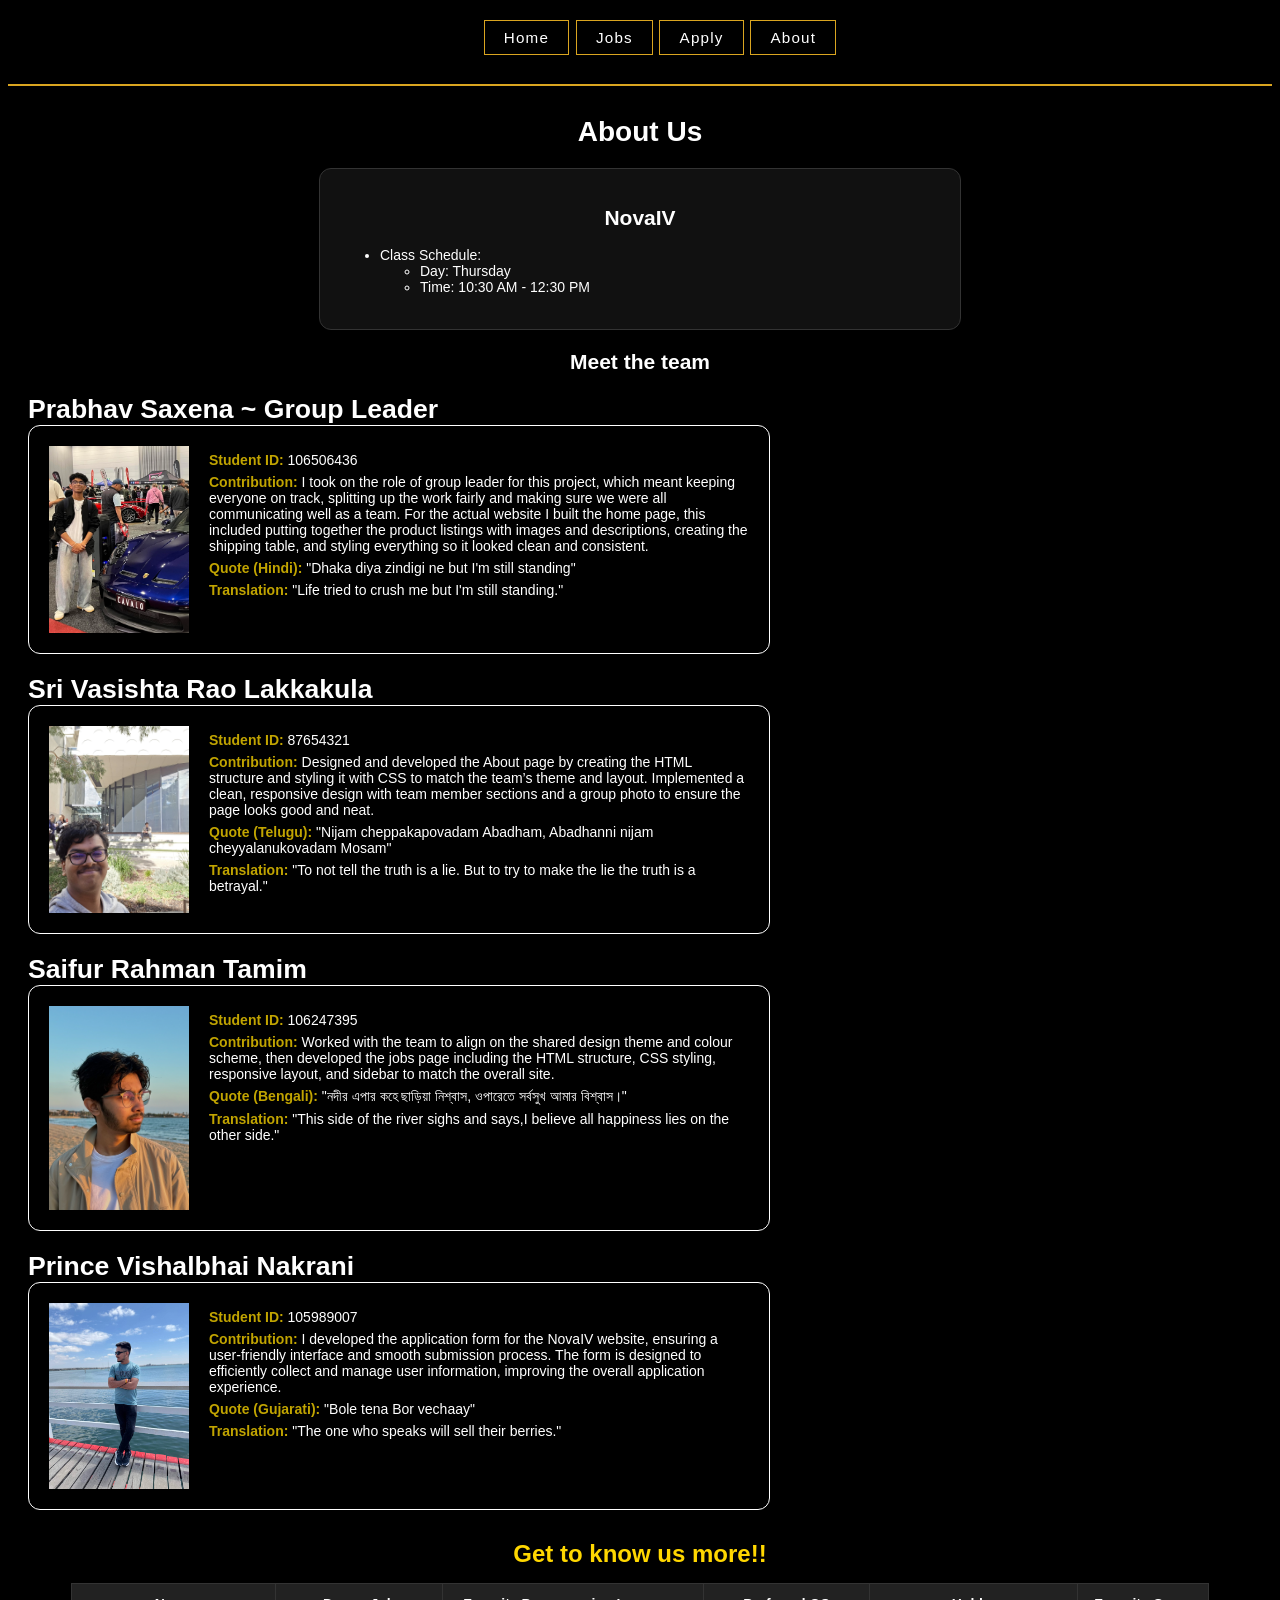
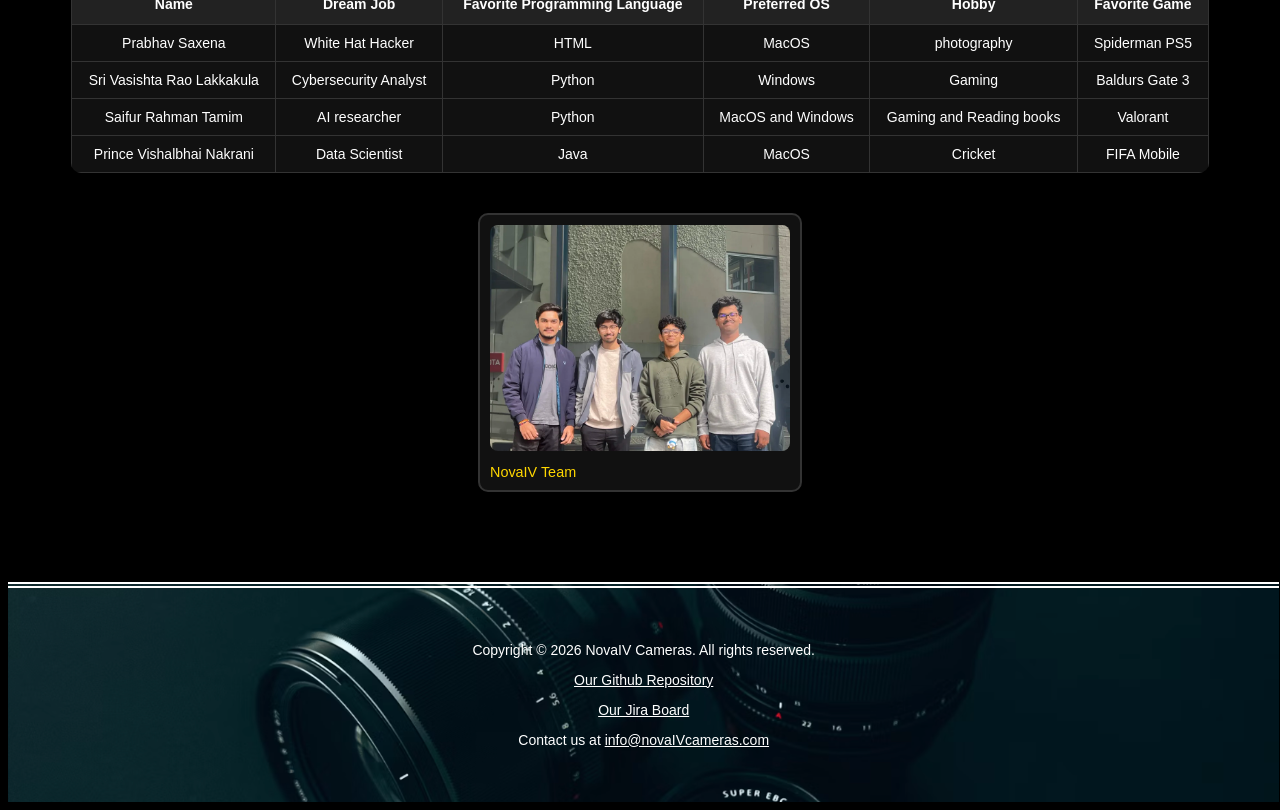
<file: about.html>
<!DOCTYPE html>
<!--
   about.html - NovaIV Cameras
   COS10026 Web Technology - Semester 1, 2026

   AI Acknowledgement: Generative AI was used
   as a coding assistant for this page as a validator. I was responsible for the design,
   structure, and content of the page, and I used AI to help ensure that my code met the
   functional requirements. All code was reviewed, understood,
   and tested by me in VS Code and Live Server
   before submission.
-->
<html lang="en">
  <head>
    <meta charset="utf-8" >
    <meta name="description" content="About page for the website" >
    <meta name="author" content="a lecturer"  >
    <meta name="viewport" content="width=device-width, initial-scale=1.0">
    <title>About Us</title>
    <link rel="stylesheet" href="styles/about.css" >
    <link rel="stylesheet" href="styles/globalstyles.css">
  </head>
    <body>
      <header>
        <nav id = "mainnav">
          <ul>
              <li><a href="index.html">Home</a></li>
              <li><a href="jobs.html">Jobs</a></li>
              <li><a href="apply.html">Apply</a></li>
              <li><a href="about.html">About</a></li>
          </ul>
        </nav>

      </header>
      <h1>About Us</h1>
        <section class="schedule">
          <h2>NovaIV</h2>
          <ul>
              <li>Class Schedule:
                  <ul>
                      <li>Day: Thursday</li>
                      <li>Time: 10:30 AM - 12:30 PM</li>
                </ul>
              </li>
          </ul>
    </section>
    <section>
        <h2>Meet the team</h2>
        <dl id= "meeting">
            <dt >Prabhav Saxena ~ Group Leader</dt>
            <dd class="member">
              <img src="images/Prabhav_pic.jpg" alt="Prabhav Saxena " class="pic">
              <div class="info">
                <p><strong>Student ID:</strong> 106506436</p>
                <p><strong>Contribution:</strong> I took on the role of group leader for this project, which meant keeping everyone on track, splitting up the work fairly and making sure we were all communicating well as a team. For the actual website I built the home page, this included putting together the product listings with images and descriptions, creating the shipping table, and styling everything so it looked clean and consistent.</p>
                <p><strong>Quote (Hindi):</strong> "Dhaka diya zindigi ne but I'm still standing"</p>
                <p><strong>Translation:</strong> "Life tried to crush me but I'm still standing."</p>
              </div>
            </dd>


            <dt>Sri Vasishta Rao Lakkakula</dt>
            <dd class="member">
              <img src="images/Sri.jpeg" alt="Sri Vasishta Rao Lakkakula" class="pic">
              <div class="info">
                <p><strong>Student ID:</strong> 87654321</p>
                <p><strong>Contribution:</strong> Designed and developed the About page by creating the HTML structure and styling it with CSS to match the team’s theme and layout. Implemented a clean, responsive design with team member sections and a group photo to ensure the page looks good and neat.</p>
                <p><strong>Quote (Telugu):</strong> "Nijam cheppakapovadam Abadham, Abadhanni nijam cheyyalanukovadam Mosam"</p>
                <p><strong>Translation:</strong> "To not tell the truth is a lie. But to try to make the lie the truth is a betrayal."</p>
              </div>
            </dd>

            <dt>Saifur Rahman Tamim</dt>
            <dd class="member">
              <img src="images/Saifur.jpeg" alt="Saifur" class="pic">
              <div class="info">
                <p><strong>Student ID:</strong> 106247395</p>
                <p><strong>Contribution:</strong> Worked with the team to align on the shared design theme and colour scheme, then developed the jobs page including the HTML structure, CSS styling, responsive layout, and sidebar to match the overall site.</p>
                <p><strong>Quote (Bengali):</strong> "নদীর এপার কহে ছাড়িয়া নিশ্বাস, ওপারেতে সর্বসুখ আমার বিশ্বাস।"</p>
                <p><strong>Translation:</strong> "This side of the river sighs and says,I believe all happiness lies on the other side."</p>
              </div>
            </dd>

            <dt>Prince Vishalbhai Nakrani</dt>
            <dd class="member">
              <img src="images/Prince_Pic.jpg" alt="Prince Vishalbhai Nakrani" class="pic">
              <div class="info">
                <p><strong>Student ID:</strong> 105989007</p>
                <p><strong>Contribution:</strong> I developed the application form for the NovaIV website, ensuring a user-friendly interface and smooth submission process. The form is designed to efficiently collect and manage user information, improving the overall application experience.</p>
                <p><strong>Quote (Gujarati):</strong> "Bole tena Bor vechaay"</p>
                <p><strong>Translation:</strong> "The one who speaks will sell their berries."</p>
              </div>
            </dd>
        </dl>
    </section>
    <div>
      <table>
        <caption style="color: #ffd700;">Get to know us more!!</caption>
        <tr >
          <th>Name</th>
          <th>Dream Job</th>
          <th>Favorite Programming Language</th>
          <th>Preferred OS</th>
          <th>Hobby</th>
          <th>Favorite Game</th>
        </tr>
        <tr >
          <td>Prabhav Saxena</td>
          <td>White Hat Hacker</td>
          <td>HTML</td>
          <td>MacOS</td>
          <td>photography</td>
          <td>Spiderman PS5</td>
        </tr>
        <tr >
          <td>Sri Vasishta Rao Lakkakula</td>
          <td>Cybersecurity Analyst</td>
          <td>Python</td>
          <td>Windows</td>
          <td>Gaming</td>
          <td>Baldurs Gate 3</td>
        </tr>
        <tr >
          <td>Saifur Rahman Tamim</td>
          <td>AI researcher</td>
          <td>Python</td>
          <td>MacOS and Windows</td>
          <td>Gaming and Reading books</td>
          <td>Valorant</td>
        </tr>
        <tr >
          <td>Prince Vishalbhai Nakrani</td>
          <td>Data Scientist</td>
          <td>Java</td>
          <td>MacOS</td>
          <td>Cricket</td>
          <td>FIFA Mobile</td>
        </tr>
      </table>
    </div>
    <figure class="group-photo">
    <img src="images/Group_Photo.webp" alt="NovaIV team group photo" loading="lazy">
    <figcaption>NovaIV Team</figcaption>
    </figure>
    <footer>
        <p id="copyright">Copyright &copy; 2026 NovaIV Cameras. All rights reserved.</p>
        <p><a href="https://github.com/Prabhav-s18/Webtech-Assignment-NovaIV-Main.git" target="_blank">Our Github Repository</a></p>
        <p> <a href="https://student-team-ltzx8xz8.atlassian.net/jira/software/projects/KAN/summary?atlOrigin=eyJpIjoiZDQ1YzExYmU2MjQwNDliMWIzNmQ5OWQ4ZWJhMzNhYmIiLCJwIjoiaiJ9" target="_blank">Our Jira Board</a></p>
        <p> Contact us at <a href="mailto:info@novaIVcameras.com">info@novaIVcameras.com</a></p>
    </footer>
  </body>
    
</html>
</file>
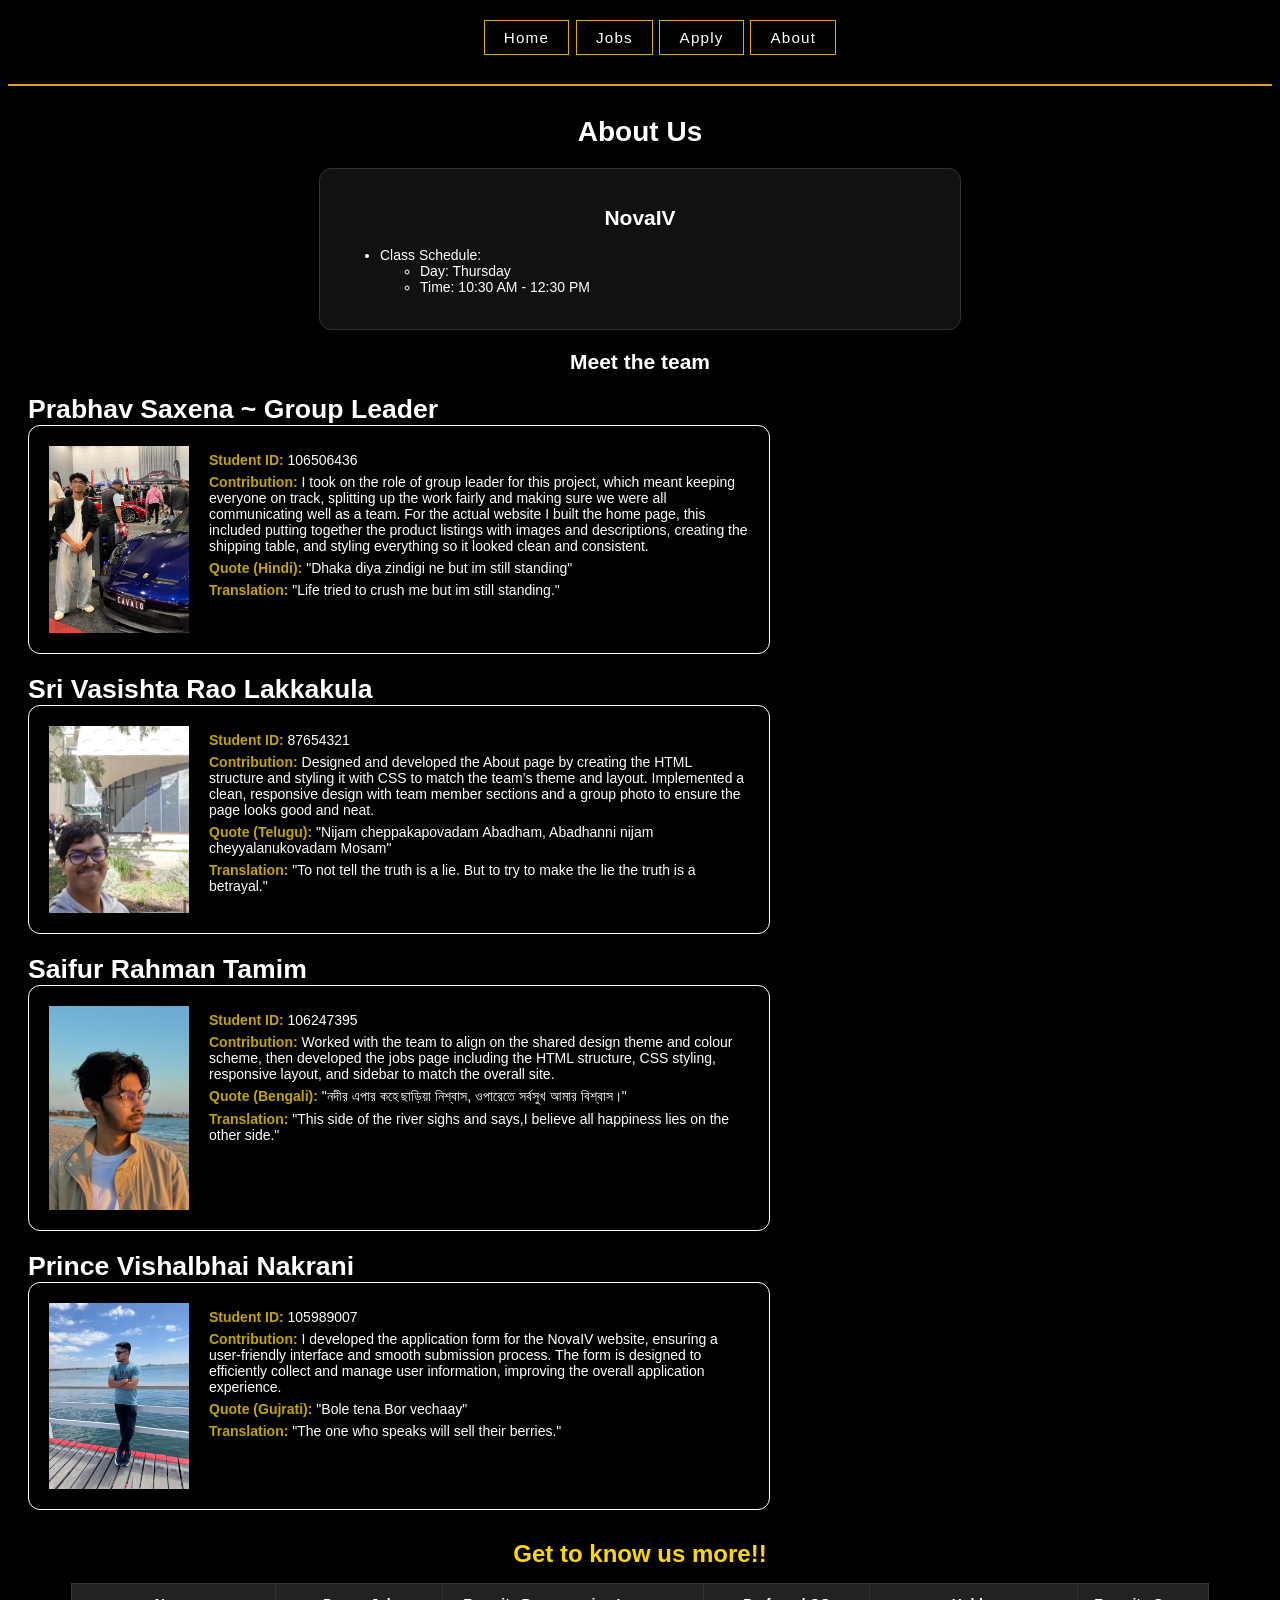
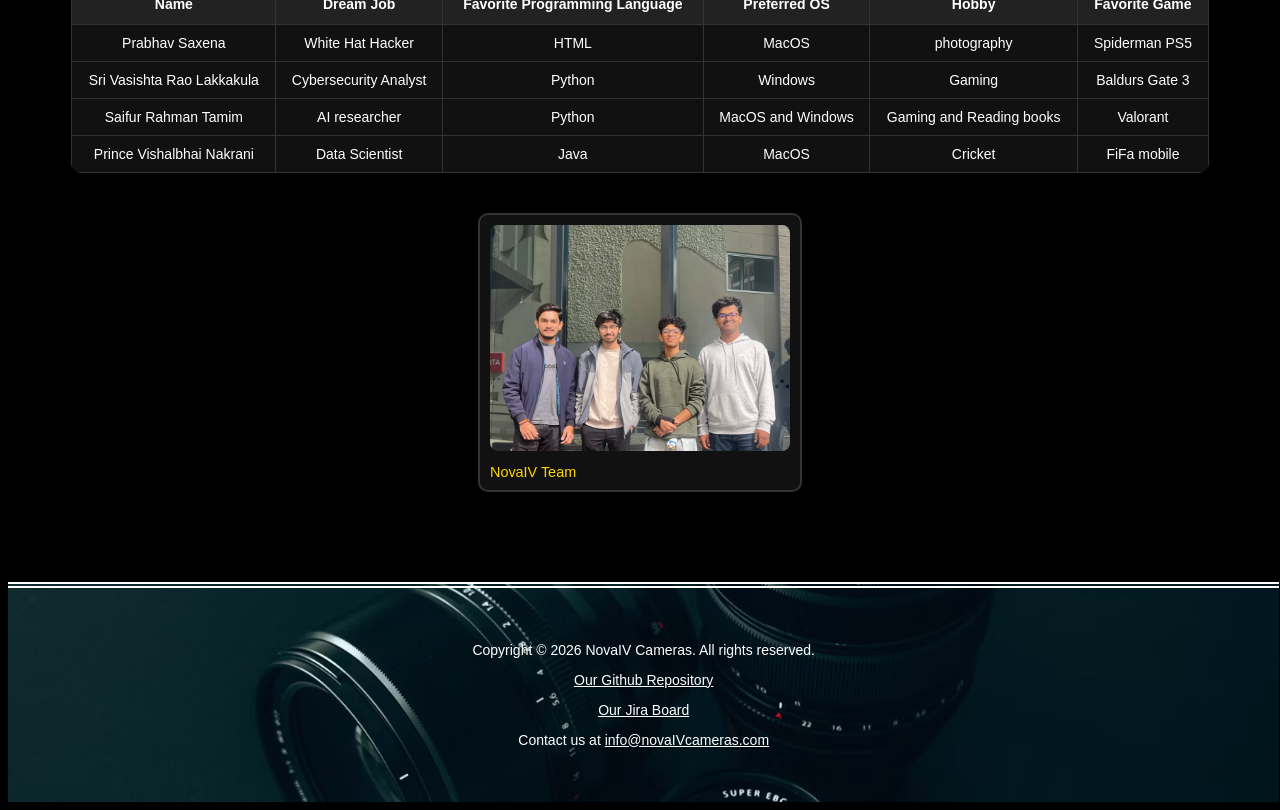
<file: About.html>
<!DOCTYPE html>
<!--
   abbout.html - NovaIV Cameras
   COS10026 Web Technology - Semester 1, 2026

   AI Acknowledgement: Generative AI was used
   as a coding assistant for this page as a validator. I was responsible for the design,
   structure, and content of the page, and I used AI to help ensure that my code met the
   functional requirements . All code was reviewed, understood,
   and tested by me in VS Code and Live Server
   before submission.
-->
<html lang="en">
  <head>
    <meta charset="utf-8" />
    <meta name="description" content="About page for the website" />
    <meta name="author" content="a lecturer"  />
    <meta name="viewport" content="width=device-width, initial-scale=1.0">
    <title>About Us</title>
    <link rel="stylesheet" href="styles/about.css" />
    <link rel="stylesheet" href="styles/globalstyles.css">
  </head>
    <body>
      <header>
        <nav id = "mainnav">
          <ul>
              <li><a href="index.html">Home</a></li>
              <li><a href="jobs.html">Jobs</a></li>
              <li><a href="apply.html">Apply</a></li>
              <li><a href="about.html">About</a></li>
          </ul>
        </nav>

      </header>
      <h1>About Us</h1>
        <section class="schedule">
          <h2>NovaIV</h2>
          <ul>
              <li>Class Schedule:
                  <ul>
                      <li>Day: Thursday</li>
                      <li>Time: 10:30 AM - 12:30 PM</li>
                </ul>
              </li>
          </ul>
    </section>
    <section>
        <h2>Meet the team</h2>
        <dl id= "meeting">
            <dt >Prabhav Saxena ~ Group Leader</dt>
            <dd class="member">
              <img src="images/Prabhav_pic.jpg" alt="Prabhav Saxena " class="pic"/>
              <div class="info">
                <p><strong>Student ID:</strong> 106506436</p>
                <p><strong>Contribution:</strong> I took on the role of group leader for this project, which meant keeping everyone on track, splitting up the work fairly and making sure we were all communicating well as a team. For the actual website I built the home page, this included putting together the product listings with images and descriptions, creating the shipping table, and styling everything so it looked clean and consistent.</p>
                <p><strong>Quote (Hindi):</strong> "Dhaka diya zindigi ne but im still standing"</p>
                <p><strong>Translation:</strong> "Life tried to crush me but im still standing."</p>
              </div>
            </dd>


            <dt>Sri Vasishta Rao Lakkakula</dt>
            <dd class="member">
              <img src="images/Sri.jpeg" alt="Sri Vasishta Rao Lakkakula" class="pic"/>
              <div class="info">
                <p><strong>Student ID:</strong> 87654321</p>
                <p><strong>Contribution:</strong> Designed and developed the About page by creating the HTML structure and styling it with CSS to match the team’s theme and layout. Implemented a clean, responsive design with team member sections and a group photo to ensure the page looks good and neat.</p>
                <p><strong>Quote (Telugu):</strong> "Nijam cheppakapovadam Abadham, Abadhanni nijam cheyyalanukovadam Mosam"</p>
                <p><strong>Translation:</strong> "To not tell the truth is a lie. But to try to make the lie the truth is a betrayal."</p>
              </div>
            </dd>

            <dt>Saifur Rahman Tamim</dt>
            <dd class="member">
              <img src="images/Saifur.jpeg" alt="Saifur" class="pic"/>
              <div class="info">
                <p><strong>Student ID:</strong> 106247395</p>
                <p><strong>Contribution:</strong> Worked with the team to align on the shared design theme and colour scheme, then developed the jobs page including the HTML structure, CSS styling, responsive layout, and sidebar to match the overall site.</p>
                <p><strong>Quote (Bengali):</strong> "নদীর এপার কহে ছাড়িয়া নিশ্বাস, ওপারেতে সর্বসুখ আমার বিশ্বাস।"</p>
                <p><strong>Translation:</strong> "This side of the river sighs and says,I believe all happiness lies on the other side."</p>
              </div>
            </dd>

            <dt>Prince Vishalbhai Nakrani</dt>
            <dd class="member">
              <img src="images/Prince_Pic.jpg" alt="Prince Vishalbhai Nakrani" class="pic"/>
              <div class="info">
                <p><strong>Student ID:</strong> 105989007</p>
                <p><strong>Contribution:</strong> I developed the application form for the NovaIV website, ensuring a user-friendly interface and smooth submission process. The form is designed to efficiently collect and manage user information, improving the overall application experience.</p>
                <p><strong>Quote (Gujrati):</strong> "Bole tena Bor vechaay"</p>
                <p><strong>Translation:</strong> "The one who speaks will sell their berries."</p>
              </div>
            </dd>
        </dl>
    </section>
    <section>
      <table>
        <caption style="color: #ffd700;">Get to know us more!!</caption>
        <tr >
          <th>Name</th>
          <th>Dream Job</th>
          <th>Favorite Programming Language</th>
          <th>Preferred OS</th>
          <th>Hobby</th>
          <th>Favorite Game</th>
        </tr>
        <tr >
          <td>Prabhav Saxena</td>
          <td>White Hat Hacker</td>
          <td>HTML</td>
          <td>MacOS</td>
          <td>photography</td>
          <td>Spiderman PS5</td>
        </tr>
        <tr >
          <td>Sri Vasishta Rao Lakkakula</td>
          <td>Cybersecurity Analyst</td>
          <td>Python</td>
          <td>Windows</td>
          <td>Gaming</td>
          <td>Baldurs Gate 3</td>
        </tr>
        <tr >
          <td>Saifur Rahman Tamim</td>
          <td>AI researcher</td>
          <td>Python</td>
          <td>MacOS and Windows</td>
          <td>Gaming and Reading books</td>
          <td>Valorant</td>
        </tr>
        <tr >
          <td>Prince Vishalbhai Nakrani</td>
          <td>Data Scientist</td>
          <td>Java</td>
          <td>MacOS</td>
          <td>Cricket</td>
          <td>FiFa mobile</td>
        </tr>
      </table>
    </section>
    <figure class="group-photo">
    <img src="images/Group_Photo.webp" alt="NovaIV team group photo" loading="lazy">
    <figcaption>NovaIV Team</figcaption>
    </figure>
    <footer>
        <p id="copyright">Copyright &copy; 2026 NovaIV Cameras. All rights reserved.</p>
        <p><a href="https://github.com/Prabhav-s18/Webtech-Assignment-NovaIV-Main.git" target="_blank">Our Github Repository</a></p>
        <p> <a href="https://student-team-ltzx8xz8.atlassian.net/jira/software/projects/KAN/summary?atlOrigin=eyJpIjoiZDQ1YzExYmU2MjQwNDliMWIzNmQ5OWQ4ZWJhMzNhYmIiLCJwIjoiaiJ9" target="_blank">Our Jira Board</a></p>
        <p> Contact us at <a href="mailto:info@novaIVcameras.com">info@novaIVcameras.com</a></p>
    </footer>
  </body>
    
</html>
</file>
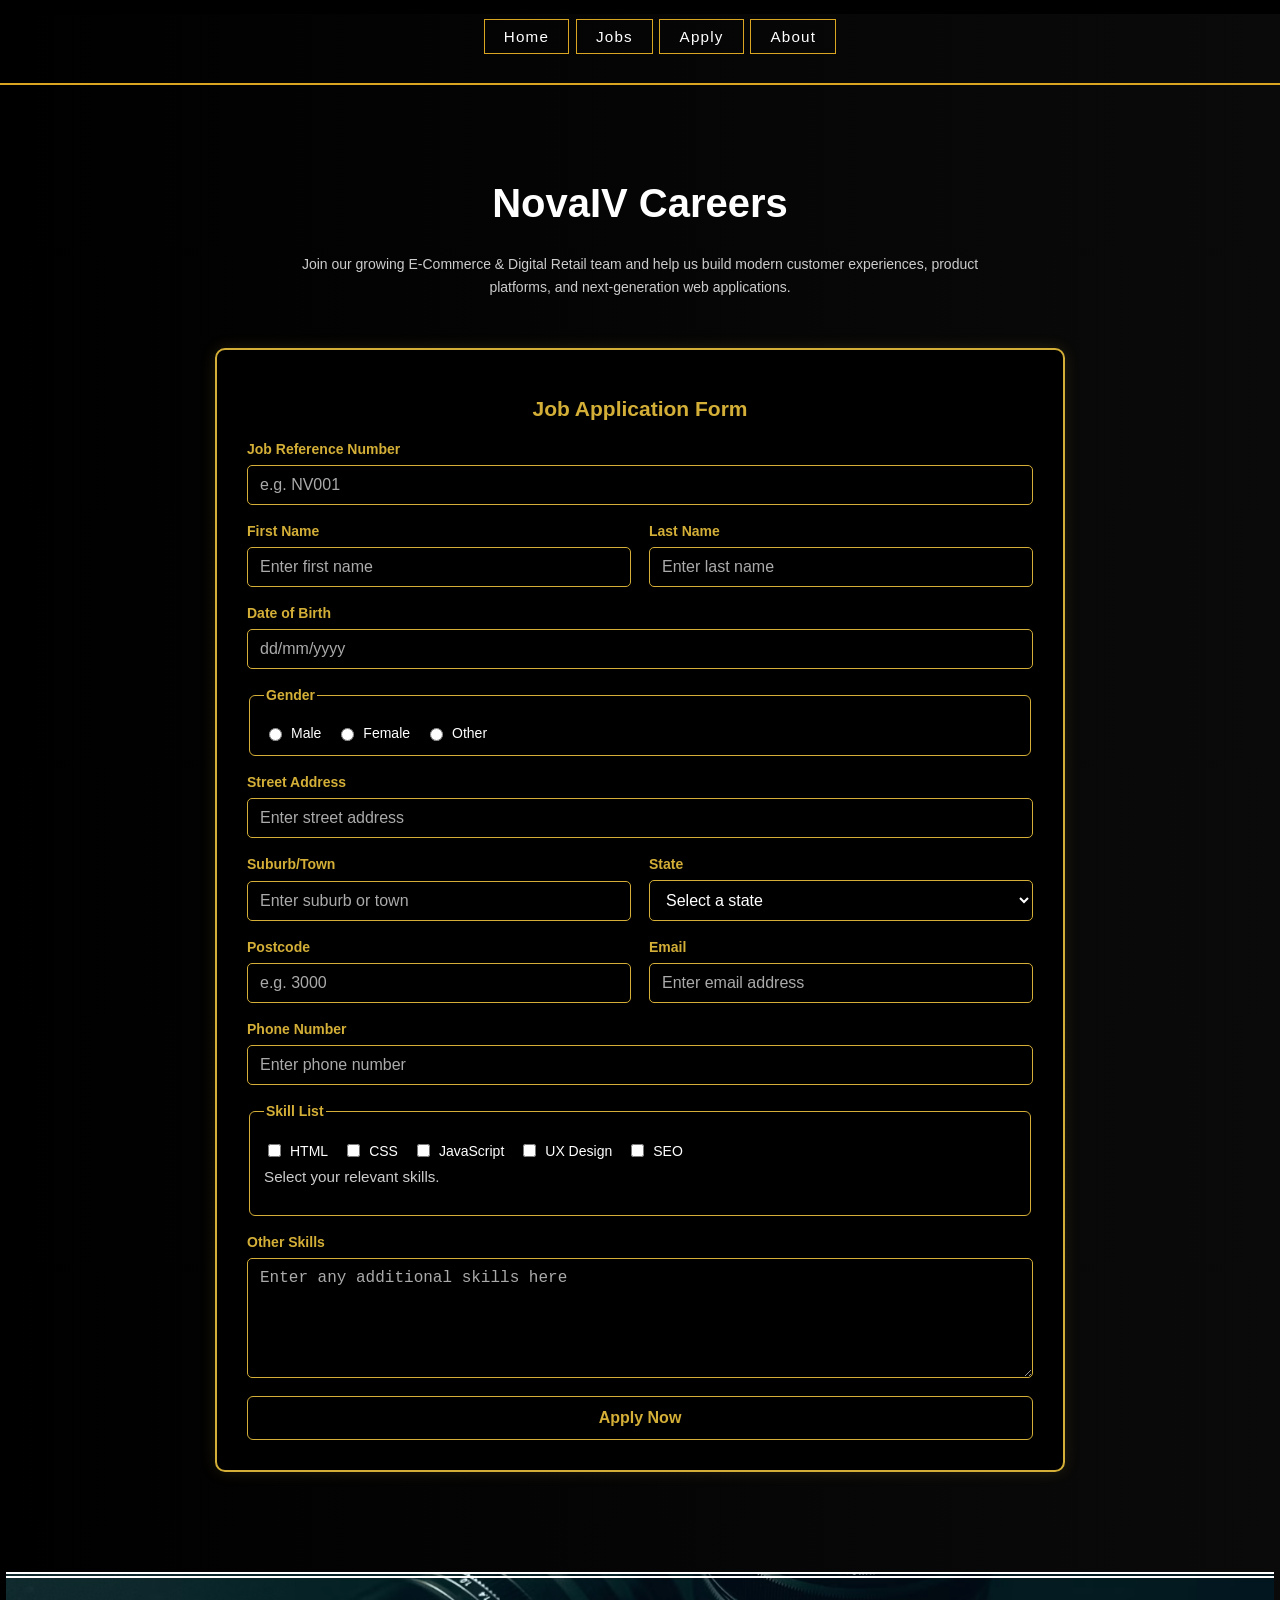
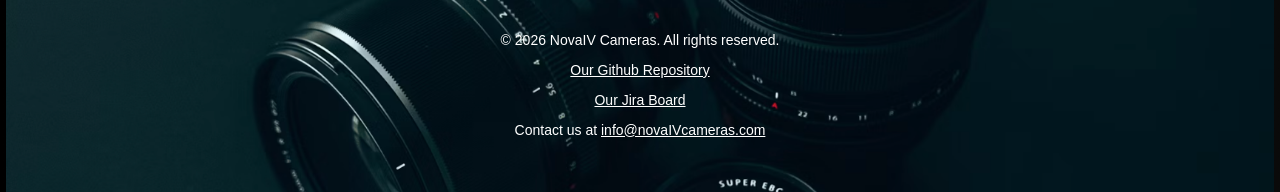
<file: apply.html>
<!DOCTYPE html>
<html lang="en">
<head>
  <meta charset="UTF-8">
  <meta name="viewport" content="width=device-width, initial-scale=1.0">
  <title>NovaIV Careers</title>




  <!-- Embedded CSS: keeping button hover and header styling here as inline examples -->
  <style>
    h1 {
      color: #ffffff;
      font-size: 2.5rem;
    }

    .header p {
      color: #cccccc;
      max-width: 700px;
      margin: 0 auto;
      line-height: 1.6;
    }
  </style>

  <link rel="stylesheet" href="styles/apply.css" type="text/css">
  <link rel="stylesheet" href="styles/home.css" type="text/css"> 
</head>
<body>

  <nav id="mainnav">
    <ul>
      <li><a href="index.html">Home</a></li>
      <li><a href="jobs.html">Jobs</a></li>
      <li><a href="apply.html">Apply</a></li>
      <li><a href="about.html">About</a></li>
    </ul>
  </nav>

  <div class="header">
    <h1>NovaIV Careers</h1>
    <p>Join our growing E-Commerce &amp; Digital Retail team and help us build
    modern customer experiences, product platforms, and next-generation web applications.</p>
  </div>

  <div class="container">
    <h2>Job Application Form</h2>

    <form action="https://mercury.swin.edu.au/it000000/formtest.php" method="post">
      <div class="form-group">
        <label for="jobRef">Job Reference Number</label>
        <input type="text" id="jobRef" name="jobRef" required maxlength="5"
          pattern="[A-Za-z0-9]{5}" title="Exactly 5 alphanumeric characters"
          placeholder="e.g. NV001">
      </div>

      <div class="two-column">
        <div class="form-group">
          <label for="firstName">First Name</label>
          <input type="text" id="firstName" name="firstName" required maxlength="20"
            pattern="[A-Za-z]{1,20}" title="Only alphabetic characters, maximum 20"
            placeholder="Enter first name">
        </div>
        <div class="form-group">
          <label for="lastName">Last Name</label>
          <input type="text" id="lastName" name="lastName" required maxlength="20"
            pattern="[A-Za-z]{1,20}" title="Only alphabetic characters, maximum 20"
            placeholder="Enter last name">
        </div>
      </div>

      <div class="form-group">
        <label for="dob">Date of Birth</label>
        <input type="text" id="dob" name="dob" required
          pattern="(0[1-9]|[12][0-9]|3[01])\/(0[1-9]|1[0-2])\/([0-9]{4})"
          title="Format must be dd/mm/yyyy" placeholder="dd/mm/yyyy">
      </div>

      <fieldset>
        <legend>Gender</legend>
        <div class="inline-options">
          <label><input type="radio" name="gender" value="Male" required> Male</label>
          <label><input type="radio" name="gender" value="Female"> Female</label>
          <label><input type="radio" name="gender" value="Other"> Other</label>
        </div>
      </fieldset>

      <div class="form-group">
        <label for="streetAddress">Street Address</label>
        <input type="text" id="streetAddress" name="streetAddress" required
          maxlength="40" placeholder="Enter street address">
      </div>

      <div class="two-column">
        <div class="form-group">
          <label for="suburb">Suburb/Town</label>
          <input type="text" id="suburb" name="suburb" required maxlength="40"
            placeholder="Enter suburb or town">
        </div>
        <div class="form-group">
          <label for="state">State</label>
          <select id="state" name="state" required>
            <option value="">Select a state</option>
            <option value="VIC">VIC</option>
            <option value="NSW">NSW</option>
            <option value="QLD">QLD</option>
            <option value="NT">NT</option>
            <option value="WA">WA</option>
            <option value="SA">SA</option>
            <option value="TAS">TAS</option>
            <option value="ACT">ACT</option>
          </select>
        </div>
      </div>

      <div class="two-column">
        <div class="form-group">
          <label for="postcode">Postcode</label>
          <input type="text" id="postcode" name="postcode" required
            pattern="[0-9]{4}" maxlength="4" title="Exactly 4 digits"
            placeholder="e.g. 3000">
        </div>
        <div class="form-group">
          <label for="email">Email</label>
          <input type="email" id="email" name="email" required
            placeholder="Enter email address">
        </div>
      </div>

      <div class="form-group">
        <label for="phone">Phone Number</label>
        <input type="tel" id="phone" name="phone" required
          pattern="[0-9]{8,12}" title="Phone number must be 8 to 12 digits"
          placeholder="Enter phone number">
      </div>

      <fieldset>
        <legend>Skill List</legend>
        <div class="skills-group">
          <label><input type="checkbox" name="skills[]" value="HTML"> HTML</label>
          <label><input type="checkbox" name="skills[]" value="CSS"> CSS</label>
          <label><input type="checkbox" name="skills[]" value="JavaScript"> JavaScript</label>
          <label><input type="checkbox" name="skills[]" value="UX Design"> UX Design</label>
          <label><input type="checkbox" name="skills[]" value="SEO"> SEO</label>
        </div>
        <p class="note">Select your relevant skills.</p>
      </fieldset>

      <div class="form-group">
        <label for="otherSkills">Other Skills</label>
        <textarea id="otherSkills" name="otherSkills"
          placeholder="Enter any additional skills here"></textarea>
      </div>

      <button type="submit">Apply Now</button>
    </form>
  </div>

  <footer>
    <p>&copy; 2026 NovaIV Cameras. All rights reserved.</p>
    <p><a href="https://github.com/Prabhav-s18/Webtech-Assignment-NovaIV-Main.git" target="_blank">Our Github Repository</a></p>
    <p><a href="https://student-team-ltzx8xz8.atlassian.net/jira/software/projects/KAN/summary" target="_blank">Our Jira Board</a></p>
    <p>Contact us at <a href="mailto:info@novaIVcameras.com">info@novaIVcameras.com</a></p>
  </footer>

</body>
</html>
</file>
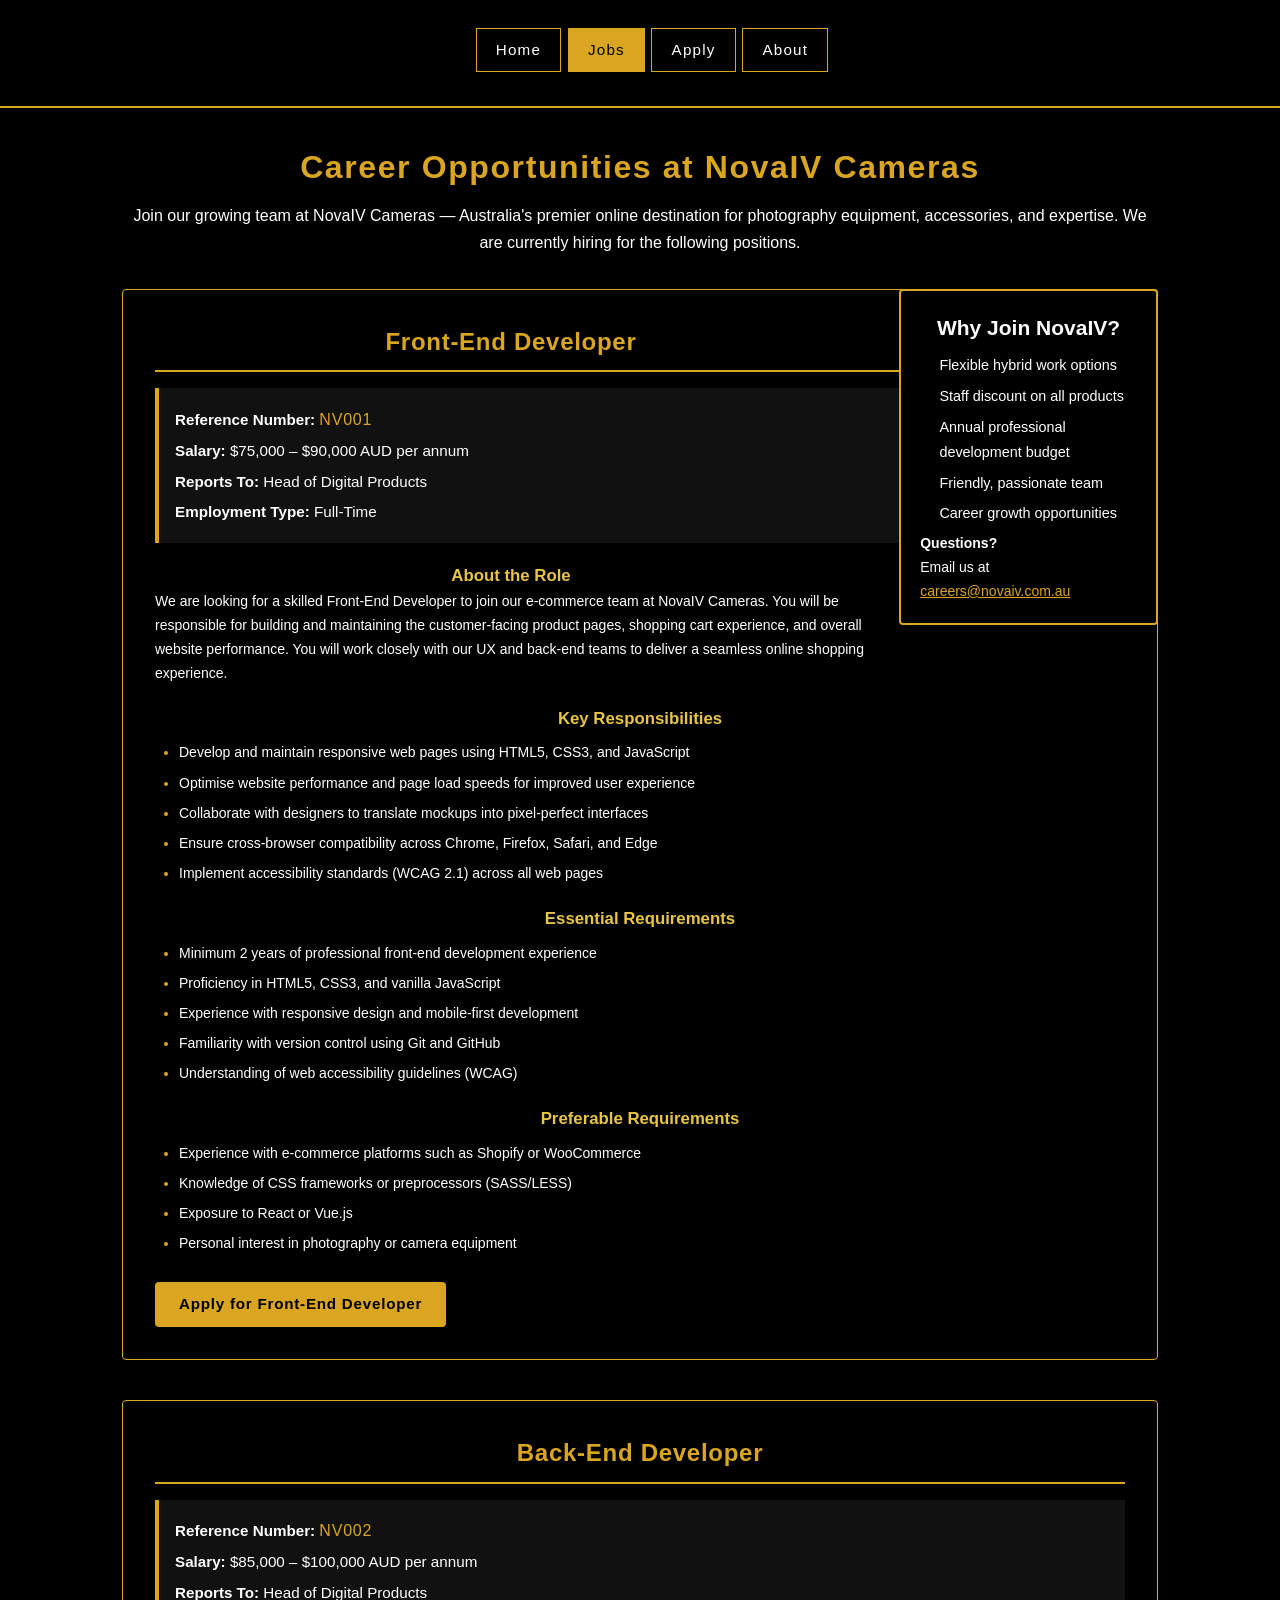
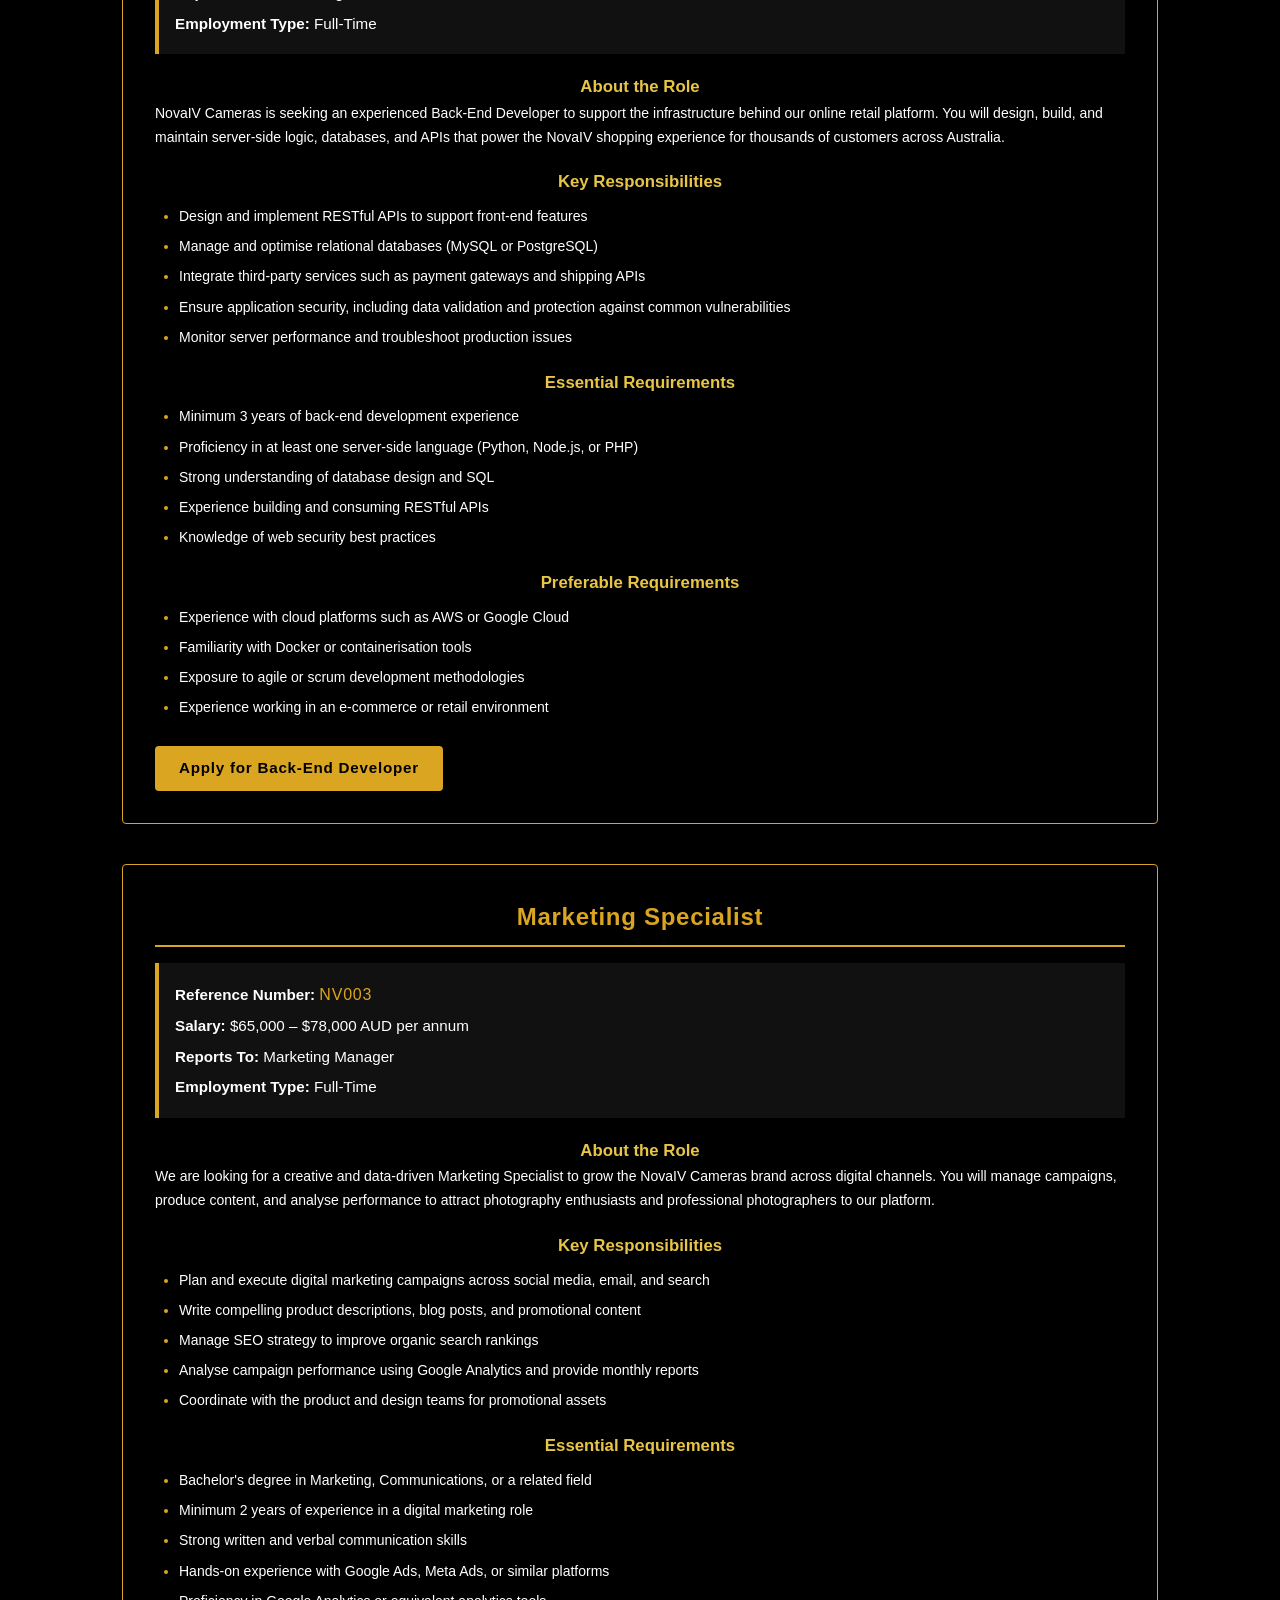
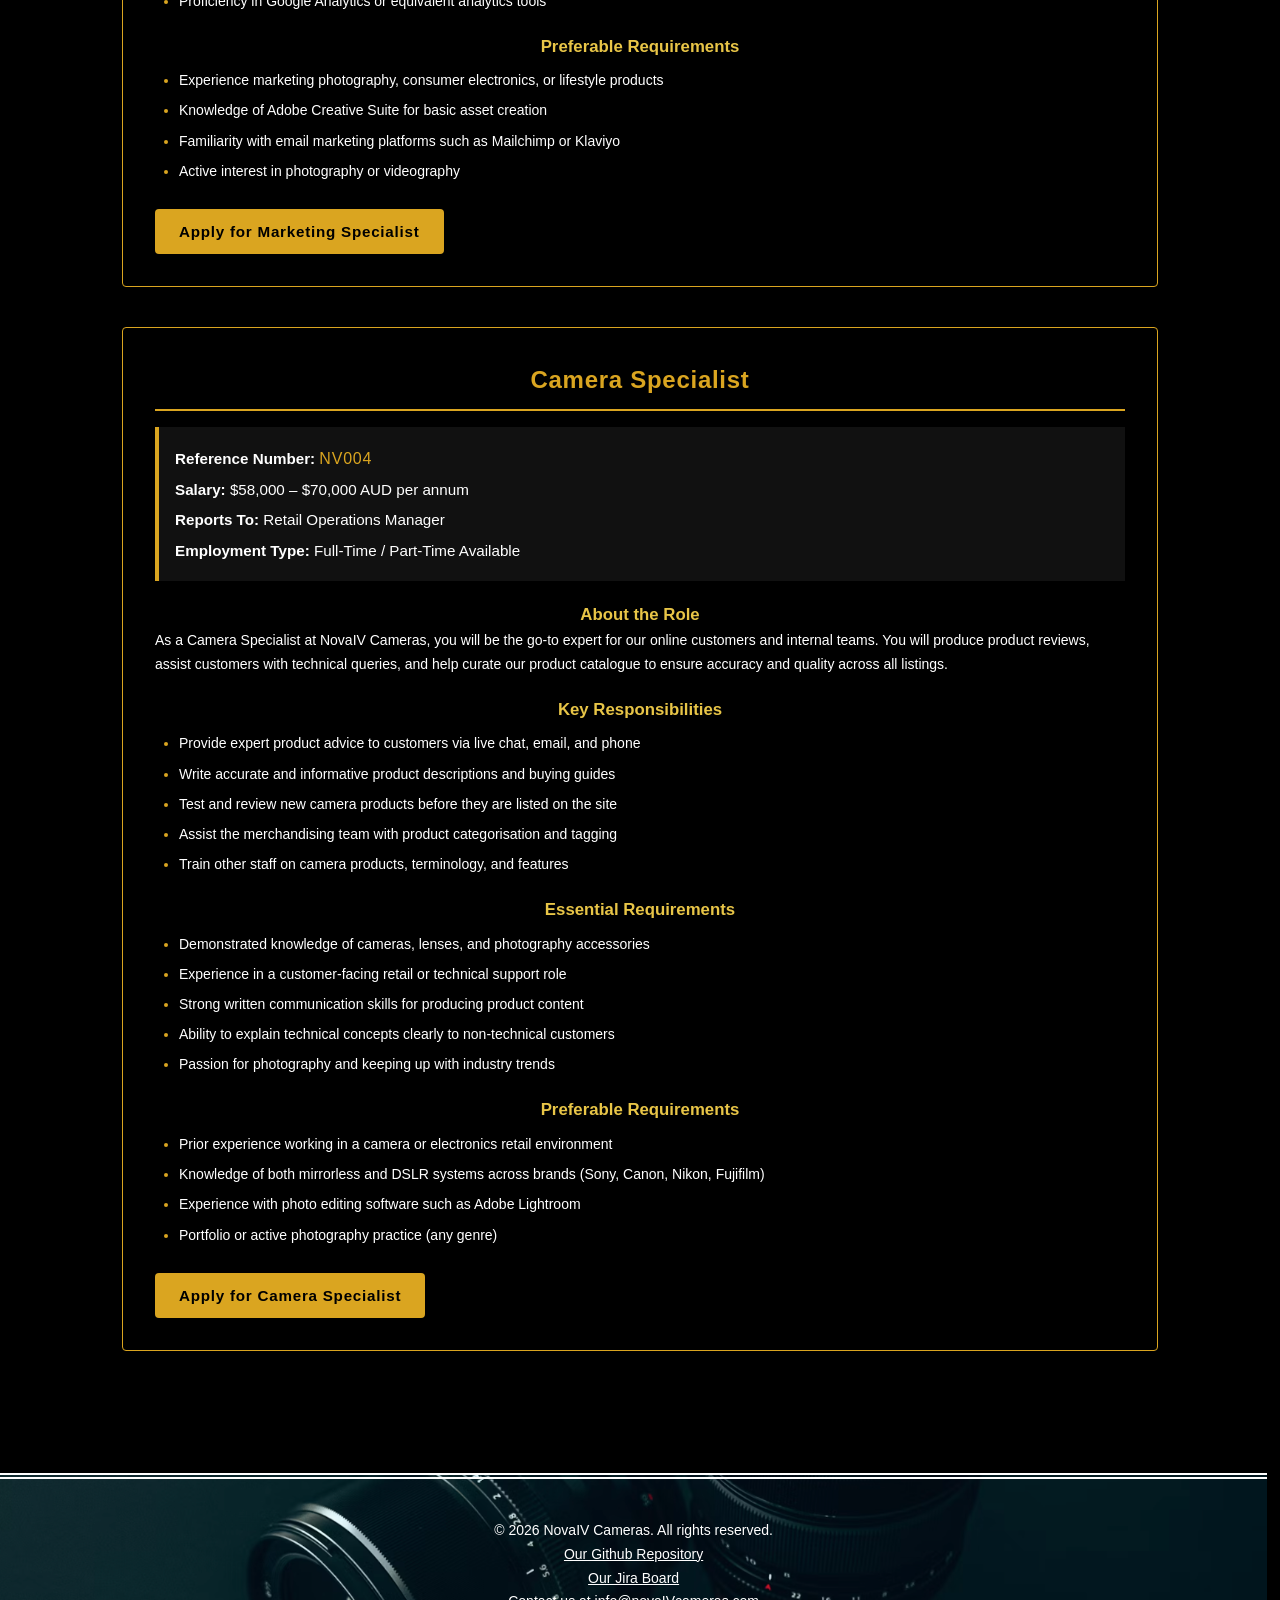
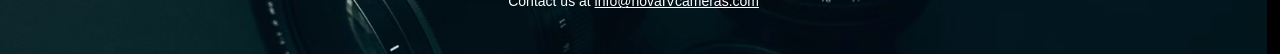
<file: jobs.html>
<!DOCTYPE html>
<!--
   jobs.html - NovaIV Cameras
   COS10026 Web Technology - Semester 1, 2026

   AI Acknowledgement: Generative AI was used
   as a coding assistant for this page. I defined the
   page structure, job content, colour theme, and all
   functional requirements (aside, apply buttons,
   reference numbers, semantic tags). AI assisted with
   implementation. All code was reviewed, understood,
   and tested by me in VS Code and Live Server
   before submission.
-->
<html lang="en">

<head>
  <meta charset="UTF-8">
  <meta name="viewport" content="width=device-width, initial-scale=1.0">
  <title>Job Opportunities - NovaIV Cameras</title>
  <link rel="stylesheet" href="styles/jobs.css">
  <link rel="stylesheet" href="styles/globalstyles.css">

  <!-- EMBEDDED CSS: Required by Swinburne spec (at least one embedded example per page).
       Kept separate from jobs.css intentionally to demonstrate embedded CSS usage. -->
  <style>
    /* Gold glow effect on job card hover — gives subtle interactive
       feedback using rgba gold shadow. rgba(201,168,76,0.3) is the
       gold colour at 30% opacity so it glows without being harsh. */
    .job-article:hover {
      box-shadow: 0 2px 12px rgba(201, 168, 76, 0.3);
    }

    /* Reference numbers styled in gold to stand out in the meta box.
       letter-spacing adds slight spacing between characters for
       better readability of the alphanumeric reference code. */
    .ref-number {
      font-size: 1rem;
      letter-spacing: 0.05em;
      color: #DAA520;
    }

    /* Apply button uses gold bg with black text — inverted from the
       rest of the page to make it stand out as a call-to-action.
       I decided to place one button per job at the bottom of each
       article. Links to apply.html where my teammate's form is. */
    .apply-btn {
      display: inline-block;
      margin-top: 1.2rem;
      padding: 0.6rem 1.5rem;
      background-color: #DAA520;
      color: #000000;
      text-decoration: none;
      border-radius: 4px;
      font-size: 0.95rem;
      font-weight: bold;
      letter-spacing: 0.05em;
    }

    /* Slightly lighter gold on hover so button gives visual feedback
       without the colour change being too jarring. */
    .apply-btn:hover {
      background-color: #e8c547;
      color: #000000;
    }
  </style>
</head>

<body>

  <!-- SHARED NAVIGATION: Identical across all pages as required by spec.
       aria-label added for screen reader accessibility.
       aria-current="page" marks the active link — screen readers announce this. -->
  <header>
    <nav aria-label="Main Navigation">
      <ul>
        <li><a href="index.html">Home</a></li>
        <li><a href="jobs.html" aria-current="page">Jobs</a></li>
        <li><a href="apply.html">Apply</a></li>
        <li><a href="about.html">About</a></li>
      </ul>
    </nav>
  </header>

  <main>
    <h1>Career Opportunities at NovaIV Cameras</h1>
    <p>Join our growing team at NovaIV Cameras — Australia's premier online destination for photography
      equipment, accessories, and expertise. We are currently hiring for the following positions.</p>

    <div class="jobs-wrapper">

      <!-- ASIDE: Required by spec — floated right, 25% width, margin, padding, border.
           Placed before job articles so float:right works correctly in document flow.
           INLINE CSS: background-color set inline as required by Swinburne spec. -->
      <aside class="jobs-aside" style="background-color: #000000;">
        <h2>Why Join NovaIV?</h2>
        <ul>
          <li>Flexible hybrid work options</li>
          <li>Staff discount on all products</li>
          <li>Annual professional development budget</li>
          <li>Friendly, passionate team</li>
          <li>Career growth opportunities</li>
        </ul>
        <p><strong>Questions?</strong><br>
          Email us at
          <a href="mailto:careers@novaiv.com.au">careers@novaiv.com.au</a>
        </p>
      </aside>

      <!-- ==================== JOB 1 ==================== -->
      <article class="job-article">
        <h2>Front-End Developer</h2>

        <div class="job-meta">
          <p><strong>Reference Number:</strong> <span class="ref-number">NV001</span></p>
          <p><strong>Salary:</strong> $75,000 – $90,000 AUD per annum</p>
          <p><strong>Reports To:</strong> Head of Digital Products</p>
          <p><strong>Employment Type:</strong> Full-Time</p>
        </div>

        <section>
          <h3>About the Role</h3>
          <p>
            We are looking for a skilled Front-End Developer to join our e-commerce team at NovaIV Cameras.
            You will be responsible for building and maintaining the customer-facing product pages,
            shopping cart experience, and overall website performance. You will work closely with our
            UX and back-end teams to deliver a seamless online shopping experience.
          </p>
        </section>

        <section>
          <h3>Key Responsibilities</h3>
          <!-- UNORDERED LIST (one of the required lists) -->
          <ul>
            <li>Develop and maintain responsive web pages using HTML5, CSS3, and JavaScript</li>
            <li>Optimise website performance and page load speeds for improved user experience</li>
            <li>Collaborate with designers to translate mockups into pixel-perfect interfaces</li>
            <li>Ensure cross-browser compatibility across Chrome, Firefox, Safari, and Edge</li>
            <li>Implement accessibility standards (WCAG 2.1) across all web pages</li>
          </ul>
        </section>

        <section>
          <h3>Essential Requirements</h3>
          <!-- ORDERED LIST (one of the required lists) -->
          <ol>
            <li>Minimum 2 years of professional front-end development experience</li>
            <li>Proficiency in HTML5, CSS3, and vanilla JavaScript</li>
            <li>Experience with responsive design and mobile-first development</li>
            <li>Familiarity with version control using Git and GitHub</li>
            <li>Understanding of web accessibility guidelines (WCAG)</li>
          </ol>
        </section>

        <section>
          <h3>Preferable Requirements</h3>
          <ul>
            <li>Experience with e-commerce platforms such as Shopify or WooCommerce</li>
            <li>Knowledge of CSS frameworks or preprocessors (SASS/LESS)</li>
            <li>Exposure to React or Vue.js</li>
            <li>Personal interest in photography or camera equipment</li>
          </ul>
        </section>
      
        <a href="apply.html" class="apply-btn">Apply for Front-End Developer</a>
      </article>

      <!-- ==================== JOB 2 ==================== -->
      <article class="job-article">
        <h2>Back-End Developer</h2>

        <div class="job-meta">
          <p><strong>Reference Number:</strong> <span class="ref-number">NV002</span></p>
          <p><strong>Salary:</strong> $85,000 – $100,000 AUD per annum</p>
          <p><strong>Reports To:</strong> Head of Digital Products</p>
          <p><strong>Employment Type:</strong> Full-Time</p>
        </div>

        <section>
          <h3>About the Role</h3>
          <p>
            NovaIV Cameras is seeking an experienced Back-End Developer to support the infrastructure
            behind our online retail platform. You will design, build, and maintain server-side logic,
            databases, and APIs that power the NovaIV shopping experience for thousands of customers
            across Australia.
          </p>
        </section>

        <section>
          <h3>Key Responsibilities</h3>
          <ul>
            <li>Design and implement RESTful APIs to support front-end features</li>
            <li>Manage and optimise relational databases (MySQL or PostgreSQL)</li>
            <li>Integrate third-party services such as payment gateways and shipping APIs</li>
            <li>Ensure application security, including data validation and protection against common vulnerabilities</li>
            <li>Monitor server performance and troubleshoot production issues</li>
          </ul>
        </section>

        <section>
          <h3>Essential Requirements</h3>
          <ol>
            <li>Minimum 3 years of back-end development experience</li>
            <li>Proficiency in at least one server-side language (Python, Node.js, or PHP)</li>
            <li>Strong understanding of database design and SQL</li>
            <li>Experience building and consuming RESTful APIs</li>
            <li>Knowledge of web security best practices</li>
          </ol>
        </section>

        <section>
          <h3>Preferable Requirements</h3>
          <ul>
            <li>Experience with cloud platforms such as AWS or Google Cloud</li>
            <li>Familiarity with Docker or containerisation tools</li>
            <li>Exposure to agile or scrum development methodologies</li>
            <li>Experience working in an e-commerce or retail environment</li>
          </ul>
        </section>
      
        <a href="apply.html" class="apply-btn">Apply for Back-End Developer</a>
      </article>

      <!-- ==================== JOB 3 ==================== -->
      <article class="job-article">
        <h2>Marketing Specialist</h2>

        <div class="job-meta">
          <p><strong>Reference Number:</strong> <span class="ref-number">NV003</span></p>
          <p><strong>Salary:</strong> $65,000 – $78,000 AUD per annum</p>
          <p><strong>Reports To:</strong> Marketing Manager</p>
          <p><strong>Employment Type:</strong> Full-Time</p>
        </div>

        <section>
          <h3>About the Role</h3>
          <p>
            We are looking for a creative and data-driven Marketing Specialist to grow the NovaIV Cameras
            brand across digital channels. You will manage campaigns, produce content, and analyse
            performance to attract photography enthusiasts and professional photographers to our platform.
          </p>
        </section>

        <section>
          <h3>Key Responsibilities</h3>
          <ul>
            <li>Plan and execute digital marketing campaigns across social media, email, and search</li>
            <li>Write compelling product descriptions, blog posts, and promotional content</li>
            <li>Manage SEO strategy to improve organic search rankings</li>
            <li>Analyse campaign performance using Google Analytics and provide monthly reports</li>
            <li>Coordinate with the product and design teams for promotional assets</li>
          </ul>
        </section>

        <section>
          <h3>Essential Requirements</h3>
          <ol>
            <li>Bachelor's degree in Marketing, Communications, or a related field</li>
            <li>Minimum 2 years of experience in a digital marketing role</li>
            <li>Strong written and verbal communication skills</li>
            <li>Hands-on experience with Google Ads, Meta Ads, or similar platforms</li>
            <li>Proficiency in Google Analytics or equivalent analytics tools</li>
          </ol>
        </section>

        <section>
          <h3>Preferable Requirements</h3>
          <ul>
            <li>Experience marketing photography, consumer electronics, or lifestyle products</li>
            <li>Knowledge of Adobe Creative Suite for basic asset creation</li>
            <li>Familiarity with email marketing platforms such as Mailchimp or Klaviyo</li>
            <li>Active interest in photography or videography</li>
          </ul>
        </section>
      
        <a href="apply.html" class="apply-btn">Apply for Marketing Specialist</a>
      </article>

      <!-- ==================== JOB 4 ==================== -->
      <article class="job-article">
        <h2>Camera Specialist</h2>

        <div class="job-meta">
          <p><strong>Reference Number:</strong> <span class="ref-number">NV004</span></p>
          <p><strong>Salary:</strong> $58,000 – $70,000 AUD per annum</p>
          <p><strong>Reports To:</strong> Retail Operations Manager</p>
          <p><strong>Employment Type:</strong> Full-Time / Part-Time Available</p>
        </div>

        <section>
          <h3>About the Role</h3>
          <p>
            As a Camera Specialist at NovaIV Cameras, you will be the go-to expert for our online
            customers and internal teams. You will produce product reviews, assist customers with
            technical queries, and help curate our product catalogue to ensure accuracy and quality
            across all listings.
          </p>
        </section>

        <section>
          <h3>Key Responsibilities</h3>
          <ul>
            <li>Provide expert product advice to customers via live chat, email, and phone</li>
            <li>Write accurate and informative product descriptions and buying guides</li>
            <li>Test and review new camera products before they are listed on the site</li>
            <li>Assist the merchandising team with product categorisation and tagging</li>
            <li>Train other staff on camera products, terminology, and features</li>
          </ul>
        </section>

        <section>
          <h3>Essential Requirements</h3>
          <ol>
            <li>Demonstrated knowledge of cameras, lenses, and photography accessories</li>
            <li>Experience in a customer-facing retail or technical support role</li>
            <li>Strong written communication skills for producing product content</li>
            <li>Ability to explain technical concepts clearly to non-technical customers</li>
            <li>Passion for photography and keeping up with industry trends</li>
          </ol>
        </section>

        <section>
          <h3>Preferable Requirements</h3>
          <ul>
            <li>Prior experience working in a camera or electronics retail environment</li>
            <li>Knowledge of both mirrorless and DSLR systems across brands (Sony, Canon, Nikon, Fujifilm)</li>
            <li>Experience with photo editing software such as Adobe Lightroom</li>
            <li>Portfolio or active photography practice (any genre)</li>
          </ul>
        </section>
      
        <a href="apply.html" class="apply-btn">Apply for Camera Specialist</a>
      </article>

    </div><!-- end .jobs-wrapper -->
  </main>

  <!-- SHARED FOOTER: Required by spec to include Jira, GitHub repo, and email links.
       Placeholder links to be updated once group finalises Jira board and GitHub Pages. -->
<footer>
    <p>&copy; 2026 NovaIV Cameras. All rights reserved.</p>
    <p><a href="https://github.com/Prabhav-s18/Webtech-Assignment-NovaIV-Main.git" target="_blank">Our Github Repository</a></p>
    <p><a href="https://student-team-ltzx8xz8.atlassian.net/jira/software/projects/KAN/summary" target="_blank">Our Jira Board</a></p>
    <p>Contact us at <a href="mailto:info@novaIVcameras.com">info@novaIVcameras.com</a></p>
</footer>

</body>
</html>
</file>
<file: styles/about.css>
/*

filename: about.css

author: Sri Vasishta Rao Lakkakula

created: 09/04/2026

last modified: 18/04/2026

description: about.html

*/


strong {
    color: rgba(255, 217, 0, 0.757);
}  

/* Page Title*/

h1{
    text-align: center;
    margin-top: 20px;
    margin-bottom: 20px;
}
h1:hover{
    transform: scale(1.1);
    transition: 0.3s;
}

/* Schedule */

.schedule{
    max-width: 600px;
    margin: 20px auto;
    padding: 20px;
    background-color: #111;
    border: 1px solid #333;
    border-radius: 12px;
    box-shadow: 0 6px 15px rgba(0,0,0,0.6);
}

/*  =========================
    Team Members Introduction 
    =========================   */
/* Member Names*/
dt {
    font-size: 1.9em;
    font-weight: 600;
    margin: 20px 20px 0px 20px;
    color: #fff;
}
dt:hover {
    color: #af7707;
    transition: 0.2s;
}

/* Team Cards */ 
.member{
    max-width: 700px;
    display: flex;
    align-items: flex-start;
    gap: 20px;
    margin: 0px 0px 20px 20px;
    border-radius: 10px;
    padding: 20px;
    border: 1px solid white;
    border-radius: 12px;
    box-shadow: 0 6px 15px rgba(0,0,0,0.6);
}
.member:hover {
    background-color: #2a2a2a;
    transition: 0.2s;
}

/* Member Images and Text */
.pic{
    height: auto;
    width:140px;
    flex-shrink: 0;
}
.info p {
    margin: 6px 0;
    
}

/* ==============
   Table Section
   ============== */    
table {
    width: 90%;
    margin: 30px auto;
    border-collapse: collapse;
    background-color: #111;
    color: #fff;
    box-shadow: 0 4px 10px rgba(0,0,0,0.5);
    border-radius: 10px;
    overflow: hidden;
}
caption {
    font-size: 1.5rem;
    font-weight: bold;
    margin-bottom: 15px;
}
th {
    background-color: #222;
    padding: 12px;
    text-align: center;
    border: 1px solid #333;
}
td {
    padding: 10px;
    text-align: center;
    border: 1px solid #333;
}
tr:hover {
    background-color: #2a2a2a;
    transition: 0.2s;
}


/* ============
   Group Photo
   ============ */
.group-photo {
    width: 300px;
    margin: 40px auto;
    padding: 10px;
    border: 2px solid #333;
    border-radius: 10px;
    background-color: #111;
    text-align: left;
}
.group-photo img {
    width: 100%;
    border-radius: 8px;
}
.group-photo figcaption {
    margin-top: 10px;
    font-size: 0.9rem;
    color: #ffd700;
}
.group-photo:hover {
    transform: scale(1.1);
    transition: 0.3s;
}

footer {
   border-top: 6px double white;
   padding: 40px 10px;
   text-align: center;
   display: inline-block;
   width: 99%;
   margin-top: 50px;
   background-image: url("../images/footimg.jpg");
   background-size: cover;
   background-position: center;
}

footer a {
   color: white;
   text-decoration: underline;
}
</file>
<file: styles/globalstyles.css>
body {
   background-color: black;
   color: white;
   font-family: Arial, sans-serif;
   font-size: 14px;
}

h1, h2, h3, h4 {
   text-align: center;
}

nav {
   text-align: center;
   margin: 15px 0;
}

.menu {
   display: inline-block;
   border: 3px solid goldenrod;
   padding: 6px 10px;
   margin: 3px;
}

footer {
   border-top: 6px double white;
   padding: 40px 10px;
}





/* --- NAVIGATION ---*/

nav ul {
  list-style: none;
  display: flex;
  flex-direction: row;
  justify-content: center;
  gap: 0;
  flex-wrap: wrap;
}


nav ul li a {
  display: inline-block;
  color: white;
  text-decoration: none;
  padding: 0.5rem 1.2rem;
  font-size: 0.95rem;
  letter-spacing: 0.08em;
  border: 1px solid goldenrod;
  margin: 0.3rem 0.2rem;
  transition: background-color 0.2s ease, color 0.2s ease;
}


nav ul li a:hover {
  background-color: goldenrod;
  color: black;
}

#mainnav {
   border-bottom: 2px solid goldenrod;
   padding-bottom: 10px;
   margin-bottom: 30px;
}
</file>
<file: styles/apply.css>
/* Apply page external stylesheet */

/*

filename: apply.css

author: Prince Nakrani

created: 09/04/2026

last modified: 20/04/2026

description: apply.html

*/

* {
  box-sizing: border-box;
}

body {
  font-family: Arial, Helvetica, sans-serif;
  margin: 0;
  background: linear-gradient(to right, #000000, #0a0a0a);
  color: #ffffff;
  text-align: center;
}

/* Navigation */
nav ul {
  list-style: none;
  display: flex;
  flex-direction: row;
  justify-content: center;
  gap: 0;
  flex-wrap: wrap;
}

nav ul li a {
  display: inline-block;
  color: white;
  text-decoration: none;
  padding: 0.5rem 1.2rem;
  font-size: 0.95rem;
  letter-spacing: 0.08em;
  border: 1px solid goldenrod;
  margin: 0.3rem 0.2rem;
  transition: background-color 0.2s ease, color 0.2s ease;
}

nav ul li a:hover {
  background-color: goldenrod;
  color: black;
}

#mainnav {
  border-bottom: 2px solid goldenrod;
  padding-bottom: 10px;
  margin-bottom: 30px;
}

/* Header section */
.header {
  padding: 40px 20px 20px;
}

/* Form container */
.container {
  max-width: 850px;
  margin: 30px auto 50px;
  background: #000000;
  padding: 30px;
  border: 2px solid #d4af37;
  border-radius: 10px;
  box-shadow: 0 0 15px rgba(212, 175, 55, 0.15);
  text-align: left;
}

h2 {
  color: #d4af37;
  text-align: center;
  margin-bottom: 20px;
}

form {
  display: grid;
  gap: 18px;
}

.form-group {
  display: grid;
  gap: 8px;
}

label,
legend {
  color: #d4af37;
  font-weight: bold;
}

input,
select,
textarea {
  width: 100%;
  padding: 10px 12px;
  border: 1px solid #d4af37;
  border-radius: 5px;
  background: transparent;
  color: #ffffff;
  font-size: 1rem;
}

input::placeholder,
textarea::placeholder {
  color: #aaaaaa;
}

textarea {
  min-height: 120px;
  resize: vertical;
}

fieldset {
  border: 1px solid #d4af37;
  border-radius: 6px;
  padding: 14px;
}

.inline-options,
.skills-group {
  display: flex;
  flex-wrap: wrap;
  gap: 15px;
  margin-top: 8px;
}

.inline-options label,
.skills-group label {
  color: #ffffff;
  font-weight: normal;
  display: flex;
  align-items: center;
  gap: 6px;
}

.inline-options input,
.skills-group input {
  width: auto;
}

button {
  background: transparent;
  color: #d4af37;
  border: 1px solid #d4af37;
  padding: 12px 20px;
  border-radius: 6px;
  font-size: 1rem;
  font-weight: bold;
  cursor: pointer;
  transition: 0.3s;
}

button:hover {
  background: #d4af37;
  color: #000000;
}

.note {
  font-size: 0.95rem;
  color: #cccccc;
  margin-top: 8px;
}

.two-column {
  display: grid;
  grid-template-columns: 1fr 1fr;
  gap: 18px;
}



/* Responsive layout */
@media (max-width: 768px) {
  .two-column {
    grid-template-columns: 1fr;
  }

  h1 {
    font-size: 2rem;
  }

  .container {
    padding: 20px;
  }
}


footer {
   border-top: 6px double white;
   padding: 40px 10px;
   text-align: center;
   display: inline-block;
   width: 99%;
   margin-top: 50px;
   background-image: url("../images/footimg.jpg");
   background-size: cover;
   background-position: center;
}

footer a {
   color: white;
   text-decoration: underline;
}
</file>
<file: styles/home.css>
/* This is the CSS file for the home page of the website
It contains the styles for the home page
/*

filename: home.css

author: Prabhav Saxena

created: 09/04/2026

last modified: 20/04/2026

description: home.html

*/

*/




#images {
   object-fit: cover;
}

/* AI EDIT: removed position absolute from img1 and img2 as it was
   pulling them out of the page flow and overlapping the header text */
#img1 {
   width: 300px;
   height: 300px;
   /* AI EDIT: removed position absolute, now floats left naturally */
   float: left;
}

#img2 {
   width: 300px;
   height: 300px;
   /* AI EDIT: removed position absolute, now floats right naturally */
   float: right;
}

header {
   position: relative;
   text-align: center;
   /* AI EDIT: increased margin to give header more breathing room */
   margin: 30px auto;
   /* AI EDIT: added max-width so header text doesnt stretch too wide */
   max-width: 800px;
}
/* --- NAVIGATION ---*/

nav ul {
  list-style: none;
  display: flex;
  flex-direction: row;
  justify-content: center;
  gap: 0;
  flex-wrap: wrap;
}


nav ul li a {
  display: inline-block;
  color: white;
  text-decoration: none;
  padding: 0.5rem 1.2rem;
  font-size: 0.95rem;
  letter-spacing: 0.08em;
  border: 1px solid goldenrod;
  margin: 0.3rem 0.2rem;
  transition: background-color 0.2s ease, color 0.2s ease;
}


nav ul li a:hover {
  background-color: goldenrod;
  color: black;
}

#mainnav {
   border-bottom: 2px solid goldenrod;
   padding-bottom: 10px;
   margin-bottom: 30px;
}

/* All these things need to be aligned to the center so they look nice and organized */
h1 {
   text-align: center;
}

#slogan {
   text-align: center;
}

h4 {
   text-align: center;
}

html {
   background-color: black;
   color: white;
}

h2 {
   text-align: center;
}

#img3 {
   display: flex;
   justify-content: left;
}


/* AI input was used to figure out the positioning of the product boxes, as before i used absolute positioning making it look
like it was very choppy and messy, then switched to floating so everything flows nicely and looks more organized, also added some padding so the content doesnt hug the box edges */

.product-lens {
   float: right;
   width: 45%;
   border: 2px solid goldenrod;
   /* AI EDIT: increased padding so content doesnt hug the box edges */
   padding: 15px;
   margin: 2px;
   border-radius: 10px;
}

.product-cam {
   float: left;
   width: 45%;
   border: 2px solid goldenrod;
   /* AI EDIT: increased padding so content doesnt hug the box edges */
   padding: 15px;
   margin: 2px;
   border-radius: 10px;
}

.product-accessories {
   clear: both;
   /* AI EDIT: changed to margin auto to center it instead of floating left
      this fills the awkward empty space on the right side of the page */
   margin: 10px auto;
   width: 45%;
   border: 2px solid goldenrod;
   /* AI EDIT: increased padding so content doesnt hug the box edges */
   padding: 15px;
   border-radius: 10px;
}


/* Inline block was used here to organise the photos into a nicer look*/
#cam {
   display: inline-block;
   margin: 1em;
}

#lens {
   display: inline-block;
   margin: 0 auto;
}

#accessories {
   display: inline-block;
   margin: 1em;
}

/* AI EDIT: added styling to make the hiring section stand out as its own section */
#job-info {
   clear: both;
   border: 2px solid goldenrod;
   padding: 20px;
   margin: 30px auto;
   max-width: 800px;
   text-align: center;
   border-radius: 10px;
}

/* aligns headings in the middle depending on ID*/

#midhead1 {
   text-align: center;
}

#midhead2 {
   text-align: center;
   /* AI EDIT: reduced font size so it doesnt look oversized */
   font-size: 16px;
   font-weight: normal;
}

/*changes font size for everything in the body*/

body {
   font-size: 14px;
}

/* styling here makes shipping table look good and organised and its own "section" */

#shipping { 
   clear: both;
   text-align: center;
   margin-top: 80px;
   /* AI EDIT: removed border around shipping section, table has its own borders */
   padding: 1em;
}

table, th, td {
   border: 1px solid white;
   border-collapse: collapse;
   padding: 8px;
   text-align: center;
}

table {
   border: 2px solid white;
   padding: 10px;
   margin: 0 auto;
}

th {
   background-color: goldenrod;
   color: black;
}

#container {
   max-width: 1500px;
   margin: 0 auto;
}

#search {
   text-align: center;
   color: white;
   /* AI EDIT: added margin so search bar has space around it */
   margin: 15px 0;
}

.searchbar {
   padding: 10px;
   width: 300px;
   border: 2px solid goldenrod;
   border-radius: 5px;
   background-color: black;
   color: white;
}

.search-button {
   padding: 10px 20px;
   border: 2px solid goldenrod;
   border-radius: 5px;
   background-color: black;
   color: white;
   /* AI EDIT: added cursor pointer so it looks clickable */
   cursor: pointer;
}

/* AI EDIT: added hover effect on search button to match goldenrod theme */
.search-button:hover {
   background-color: goldenrod;
   color: black;
}




#acknowledgement {
   clear: both;
   border: 2px solid goldenrod;
   padding: 20px;
   margin: 30px auto;
   max-width: 800px;
   text-align: center;
   border-radius: 10px;
}


.hidden{
   display: none;
}


/* Responsive layout - styles.css requirement */

/* Tablet - 768px and below */
@media (max-width: 768px) {

    /* Product boxes stack on top of each other instead of floating side by side */
    .product-cam, .product-lens, .product-accessories {
        float: none;
        width: 90%;
        margin: 10px auto;
    }

    /* Header images hidden on tablet since they take up too much space */
    #img1, #img2 {
        display: none;
    }

    /* Table scrolls horizontally instead of getting squished */
    #shipping {
        overflow-x: auto;
    }

    /* Search bar goes full width */
    .searchbar {
        width: 90%;
    }

    /* Nav links wrap nicely */
    nav ul {
        flex-direction: column;
        align-items: center;
    }

    /* Job info and acknowledgement sections go full width */
    #job-info, #acknowledgement {
        width: 90%;
        margin: 20px auto;
    }

    /* Header text shrinks slightly */
    h1 {
        font-size: 1.5rem;
    }
}

/* Mobile - 480px and below */
@media (max-width: 480px) {

    /* Container gets some padding so content doesnt touch screen edges */
    #container {
        padding: 10px;
    }

    /* Product boxes go fully full width on mobile */
    .product-cam, .product-lens, .product-accessories {
        width: 100%;
        margin: 8px 0;
    }

    /* Images inside product boxes shrink to fit */
    #cam, #lens, #accessories {
        width: 100%;
        height: auto;
    }

    /* Footer padding reduced on mobile */
    footer {
        padding: 20px 10px;
    }

    /* Table font size shrinks on mobile */
    table, th, td {
        font-size: 12px;
        padding: 5px;
    }
}


footer {
   border-top: 6px double white;
   padding: 40px 10px;
   text-align: center;
   display: inline-block;
   width: 99%;
   margin-top: 50px;
   background-image: url("../images/footimg.jpg");
   background-size: cover;
   background-position: center;
}

footer a {
   color: white;
   text-decoration: underline;
}
</file>
<file: styles/jobs.css>
/* =============================================
   jobs.css - NovaIV Cameras
   COS10026 Web Technology - Semester 1, 2026

   AI Acknowledgement: Generative AI was used
   as a development assistant throughout this file.
   I directed all design decisions including colour
   scheme (gold #DAA520 on black #000000), font choice
   (Arial, matching team's agreed font across all pages), layout
   structure, aside positioning, responsive breakpoints,
   and iterative refinements. AI generated code based on
   my instructions and I reviewed, tested, and modified
   the output to meet Swinburne assignment specifications.
   ============================================= */

/* --- GLOBAL RESET ---
   Removes default browser margin and padding from all elements.
   box-sizing: border-box makes padding and border included in width
   calculations, preventing layout overflow issues. */

   /*

filename: jobs.css

author: Saifur Rahman 

created: 09/04/2026

last modified: 20/04/2026

description: jobs.html

*/
* {
  margin: 0;
  padding: 0;
  box-sizing: border-box;
}

/* --- BODY ---
   Arial sans-serif chosen to match the team's agreed font across
   all pages for visual consistency throughout the website.
   line-height: 1.7 improves readability — recommended in
   accessibility guidelines for users with dyslexia.
   Pure black background matches the team's agreed colour scheme. */
body {
  font-family: Arial, sans-serif;
  font-size: 16px;
  line-height: 1.7;
  color: #ffffff;
  background-color: #000000;
}

/* --- HEADER ---
   Black background continues the full-page dark theme.
   Gold bottom border (2px solid #DAA520) creates a visual
   separator between the header and main content — consistent
   with the team's gold accent colour scheme. */
header {
  background-color: #000000;
  border-bottom: 2px solid #DAA520;
  padding: 0.5rem 2rem;
  text-align: center;
}

/* --- NAVIGATION ---
   Flexbox used to align nav links horizontally in a row.
   justify-content: center keeps them centred on all screen sizes.
   flex-wrap: wrap allows links to wrap to next line on small screens
   rather than overflowing. Chosen over float/inline-block for
   cleaner responsive behaviour.
   Nav style matched to team's index.html — gold bordered buttons
   on black background as agreed with the group. */
nav ul {
  list-style: none;
  display: flex;
  flex-direction: row;
  justify-content: center;
  gap: 0;
  flex-wrap: wrap;
}

/* Individual nav links styled as gold-bordered buttons.
   display: inline-block ensures the full padding area is clickable.
   letter-spacing adds slight spacing for a premium feel.
   transition adds smooth hover animation (0.2s ease). */
nav ul li a {
  display: inline-block;
  color: #ffffff;
  text-decoration: none;
  padding: 0.5rem 1.2rem;
  font-size: 0.95rem;
  letter-spacing: 0.08em;
  border: 1px solid #DAA520;
  margin: 0.3rem 0.2rem;
  transition: background-color 0.2s ease, color 0.2s ease;
}

/* Gold fill on hover — inverts colours (gold bg, black text)
   to give clear visual feedback to the user. */
nav ul li a:hover {
  background-color: #DAA520;
  color: #000000;
}

/* aria-current="page" attribute targets the active page link.
   Using an attribute selector is an accessibility best practice —
   screen readers use aria-current to announce the current page.
   Active page fills gold so users know which page they are on. */
nav ul li a[aria-current="page"] {
  background-color: #DAA520;
  color: #000000;
}

/* --- MAIN CONTENT AREA ---
   max-width: 1100px prevents content stretching too wide on large
   screens, keeping text at a readable line length.
   margin: 2rem auto centres the content block horizontally. */
main {
  max-width: 1100px;
  margin: 2rem auto;
  padding: 0 2rem;
}

/* H1 styled in gold to establish visual hierarchy.
   text-align: center and letter-spacing give it a
   headline feel consistent with the team's theme. */
main h1 {
  font-size: 2rem;
  color: #DAA520;
  margin-bottom: 0.5rem;
  text-align: center;
  letter-spacing: 0.05em;
}

/* Intro paragraph in white for consistent text colour across page. */
main > p {
  color: #ffffff;
  margin-bottom: 2rem;
  font-size: 1rem;
  text-align: center;
}

/* --- JOB ARTICLES ---
   Each job listing uses the article element semantically since
   each job is self-contained content that could stand alone.
   Decided to use article over div after reviewing semantic HTML rules.
   Pure black background keeps cards flush with the page —
   gold border provides the visual separation between cards. */
.job-article {
  background-color: #000000;
  border: 1px solid #DAA520;
  border-radius: 4px;
  margin-bottom: 2.5rem;
  padding: 2rem;
}

/* H2 job titles in gold with a gold underline border.
   This satisfies the two-level heading requirement (H1 page title,
   H2 job title, H3 subsections) specified in the assignment. */
.job-article h2 {
  color: #DAA520;
  border-bottom: 2px solid #DAA520;
  padding-bottom: 0.5rem;
  margin-bottom: 1rem;
  font-size: 1.5rem;
  letter-spacing: 0.03em;
}

/* H3 subsection headings in a slightly lighter gold (#e8c547)
   to visually distinguish them from H2 job titles while
   maintaining the gold colour palette. */
.job-article h3 {
  color: #e8c547;
  margin-top: 1.2rem;
  font-size: 1.05rem;
}

/* --- JOB META INFO BOX ---
   Changed job-meta from section to div after reviewing semantic
   HTML rules — section requires a heading, div is more appropriate
   for a styled container block.
   Gold left border creates a clear visual callout for key job info
   (reference number, salary, reporting line). */
.job-meta {
  background-color: #111111;
  border-left: 4px solid #DAA520;
  padding: 0.8rem 1rem;
  margin-bottom: 1rem;
  font-size: 0.95rem;
  color: #ffffff;
}

.job-meta p {
  margin: 0.3rem 0;
}

/* --- LISTS ---
   Both ul and ol use disc bullet markers for visual consistency.
   Bullet colour set to gold (#DAA520) via ::marker pseudo-element.
   ol (essential requirements) uses disc instead of default numbers
   to match the styling of ul lists throughout the page.
   Assignment requires at least one ol and one ul — both still present. */
ul, ol {
  padding-left: 1.5rem;
  margin-top: 0.5rem;
  color: #ffffff;
  list-style-type: disc;
}

ul li, ol li {
  margin-bottom: 0.4rem;
  color: #ffffff;
}

/* Gold bullet marker colour */
ul li::marker, ol li::marker {
  color: #DAA520;
}

/* --- ASIDE ---
   Required by Swinburne spec: floated right, width exactly 25%,
   with margin, padding, and border all explicitly set.
   float: right pulls the aside out of normal document flow,
   allowing job article content to wrap around it on the left.
   Aside positioned before job articles in HTML so float works
   correctly — float only affects elements that follow it in
   document flow. */
.jobs-aside {
  float: right;
  width: 25%;
  margin: 0 0 1rem 2rem;
  padding: 1.2rem;
  border: 2px solid #DAA520;
  border-radius: 4px;
  background-color: #000000;
}

.jobs-aside h3 {
  font-size: 1.05rem;
  color: #DAA520;
  margin-bottom: 0.8rem;
  border-bottom: 1px solid #DAA520;
  padding-bottom: 0.4rem;
}

.jobs-aside ul {
  padding-left: 1.2rem;
  color: #ffffff;
  list-style-type: none;
}

.jobs-aside ul li {
  margin-bottom: 0.4rem;
  font-size: 0.9rem;
}

/* Aside links in gold to match the overall accent colour.
   Hover changes to white for clear interactive feedback. */
.jobs-aside a {
  color: #DAA520;
  text-decoration: underline;
}

.jobs-aside a:hover {
  color: #ffffff;
}

/* Clearfix: after floating the aside, this pseudo-element forces
   the parent .jobs-wrapper to expand and contain the floated child.
   Without this, the wrapper collapses and the footer overlaps
   the job content. */
.jobs-wrapper::after {
  content: "";
  display: table;
  clear: both;
}

/* --- FOOTER ---
   Footer style matched to team's shared design across all pages.
   background-image references the team's shared footer image.
   Jira, GitHub, and email links included as required by spec. */
footer {
  border-top: 6px double white;
  padding: 40px 10px;
  text-align: center;
  display: inline-block;
  width: 99%;
  margin-top: 50px;
  background-image: url("images/footimg.jpg");
  background-size: cover;
  background-position: center;
}

footer a {
  color: white;
  text-decoration: underline;
}

/* --- RESPONSIVE DESIGN ---
   Media query triggers at 768px (standard tablet breakpoint).
   Tested on mobile view in browser — aside stacks full-width
   above job listings and nav links wrap vertically as intended.
   On smaller screens:
   - aside floats off and stacks full-width above job listings
   - nav links stack vertically for easier tapping on mobile
   This satisfies the responsive layout requirement in the spec. */
@media (max-width: 768px) {
  .jobs-aside {
    float: none;
    width: 100%;
    margin: 0 0 1.5rem 0;
  }

  nav ul {
    flex-direction: column;
    align-items: center;
  }

  nav ul li a {
    padding: 0.6rem 1rem;
  }

  main {
    padding: 0 1rem;
  }

  main h1 {
    font-size: 1.5rem;
  }
}


#footernav ul {
    list-style: none;
    display: flex;
    flex-direction: row;
    justify-content: center;
    flex-wrap: wrap;
    padding: 0;
    margin-bottom: 15px;
}

footer {
   border-top: 6px double white;
   padding: 40px 10px;
   text-align: center;
   display: inline-block;
   width: 99%;
   margin-top: 50px;
   background-image: url("../images/footimg.jpg");
   background-size: cover;
   background-position: center;
}

footer a {
   color: white;
   text-decoration: underline;
}
</file>
